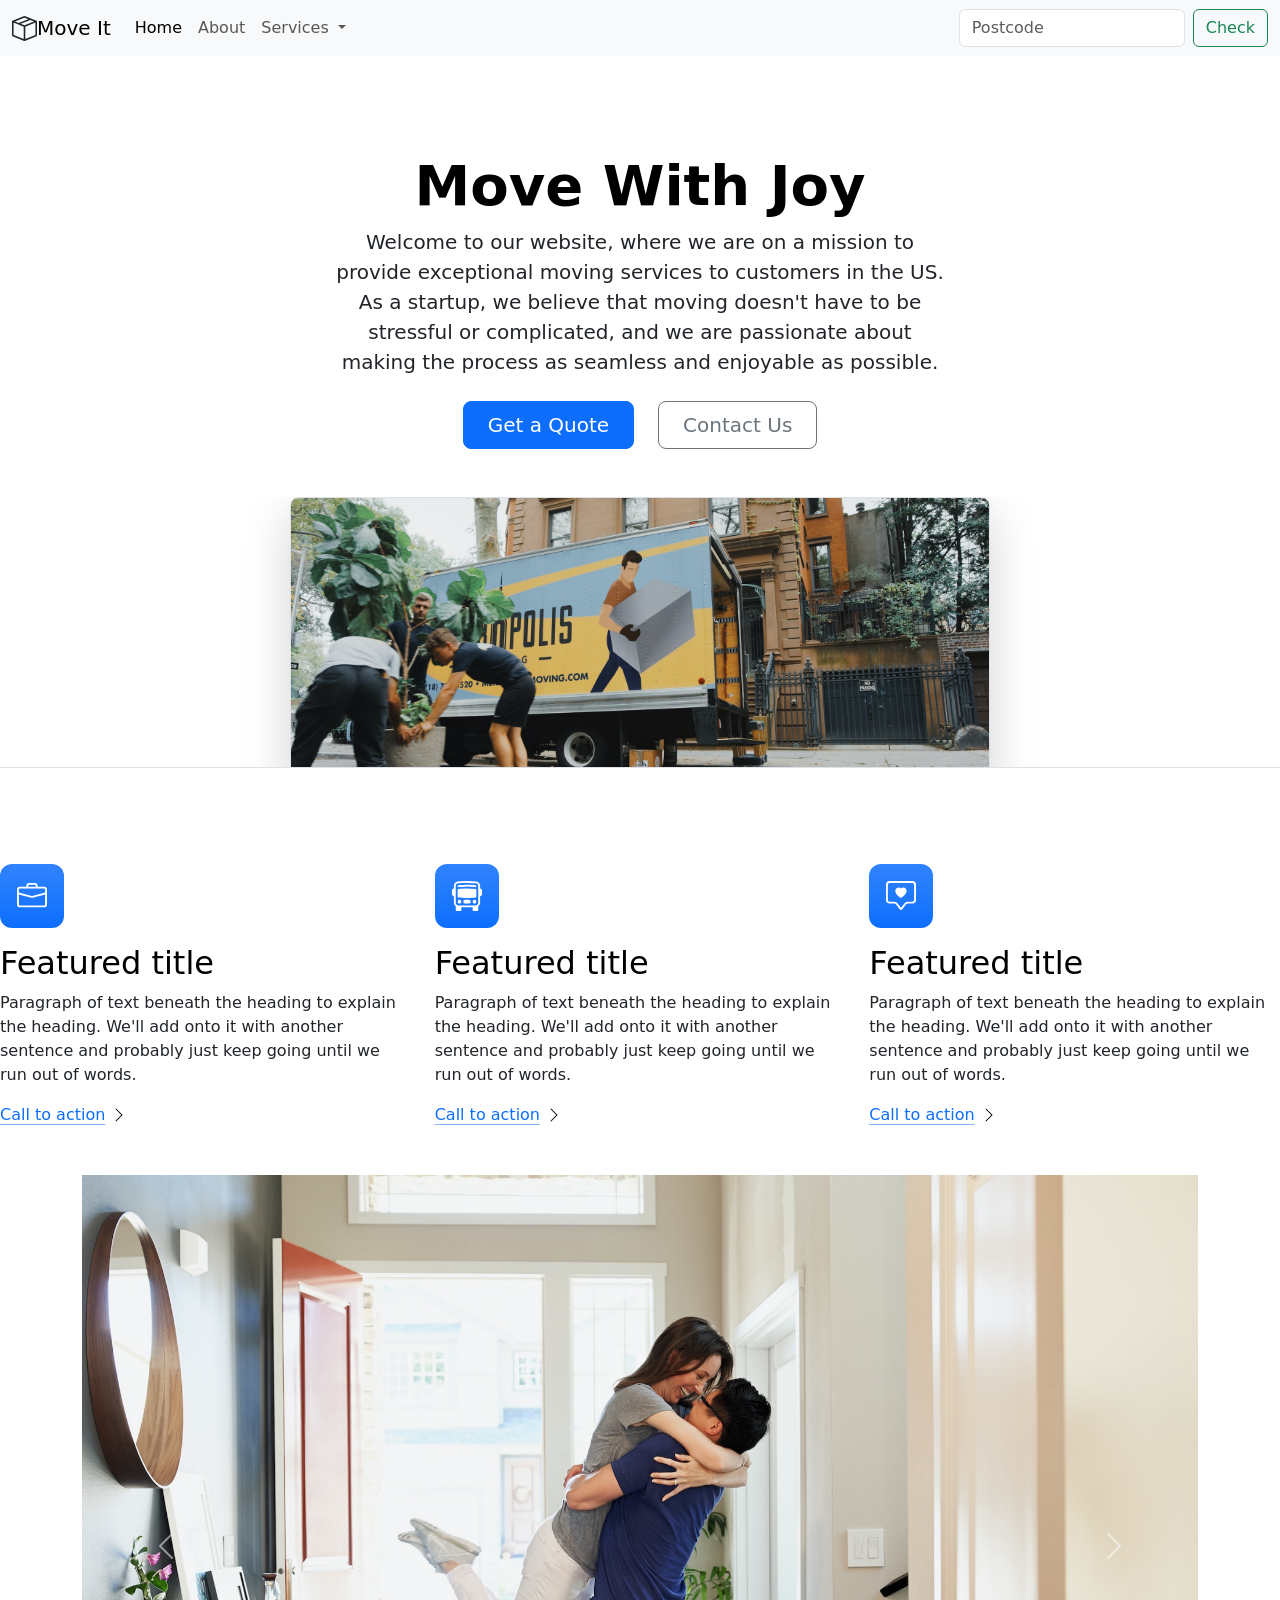
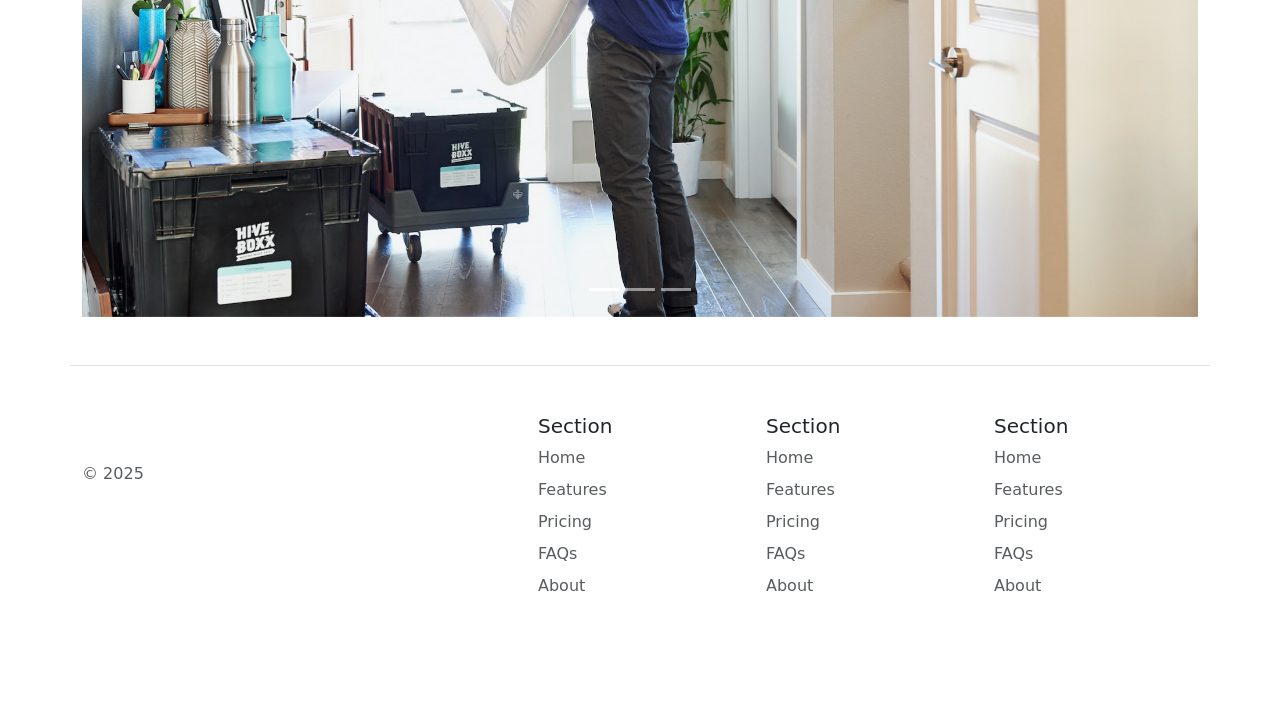
<file: Bootstrap-Components/index.html>
<!DOCTYPE html>
<html lang="en">

<head>
  <meta charset="UTF-8">
  <meta name="viewport" content="width=device-width, initial-scale=1.0">
  <title>Bootstrap Components</title>
  <link href="https://cdn.jsdelivr.net/npm/bootstrap@5.3.0-alpha2/dist/css/bootstrap.min.css" rel="stylesheet"
    integrity="sha384-aFq/bzH65dt+w6FI2ooMVUpc+21e0SRygnTpmBvdBgSdnuTN7QbdgL+OapgHtvPp" crossorigin="anonymous">
  <style>

  </style>
</head>

<body>
<!DOCTYPE html>
<html lang="en">

<head>
  <meta charset="UTF-8">
  <meta name="viewport" content="width=device-width, initial-scale=1.0">
  <title>Bootstrap Components</title>
  <link href="https://cdn.jsdelivr.net/npm/bootstrap@5.3.0-alpha2/dist/css/bootstrap.min.css" rel="stylesheet"
    integrity="sha384-aFq/bzH65dt+w6FI2ooMVUpc+21e0SRygnTpmBvdBgSdnuTN7QbdgL+OapgHtvPp" crossorigin="anonymous">
  <link rel="stylesheet" href="style.css">
  <style>

  </style>
</head>

<body>

  <!-- component, navbar -->
  <nav class="navbar navbar-expand-lg bg-body-tertiary">
    <div class="container-fluid">
      <svg xmlns="http://www.w3.org/2000/svg" height="25" fill="currentColor" class="bi bi-box-seam-medium"
        viewBox="0 0 16 16">
        <path
          d="M8.186 1.113a.5.5 0 0 0-.372 0L1.846 3.5l2.404.961L10.404 2zm3.564 1.426L5.596 5 8 5.961 14.154 3.5zm3.25 1.7-6.5 2.6v7.922l6.5-2.6V4.24zM7.5 14.762V6.838L1 4.239v7.923zM7.443.184a1.5 1.5 0 0 1 1.114 0l7.129 2.852A.5.5 0 0 1 16 3.5v8.662a1 1 0 0 1-.629.928l-7.185 2.874a.5.5 0 0 1-.372 0L.63 13.09a1 1 0 0 1-.63-.928V3.5a.5.5 0 0 1 .314-.464z" />
      </svg>
      <a class="navbar-brand" href="#">Move It</a>
      <button class="navbar-toggler" type="button" data-bs-toggle="collapse" data-bs-target="#navbarSupportedContent"
        aria-controls="navbarSupportedContent" aria-expanded="false" aria-label="Toggle navigation">
        <span class="navbar-toggler-icon"></span>
      </button>
      <div class="collapse navbar-collapse" id="navbarSupportedContent">
        <ul class="navbar-nav me-auto mb-2 mb-lg-0">
          <li class="nav-item">
            <a class="nav-link active" aria-current="page" href="#">Home</a>
          </li>
          <li class="nav-item">
            <a class="nav-link" href="#">About</a>
          </li>
          <li class="nav-item dropdown">
            <a class="nav-link dropdown-toggle" href="#" role="button" data-bs-toggle="dropdown" aria-expanded="false">
              Services
            </a>
            <ul class="dropdown-menu">
              <li><a class="dropdown-item" href="#">Action</a></li>
              <li><a class="dropdown-item" href="#">Another action</a></li>
              <li>
                <hr class="dropdown-divider">
              </li>
              <li><a class="dropdown-item" href="#">Something else here</a></li>
            </ul>
          </li>
        </ul>
        <form class="d-flex" role="search">
          <input class="form-control me-2" type="search" placeholder="Postcode" aria-label="Search" />
          <button class="btn btn-outline-success" type="submit">Check</button>
        </form>
      </div>
    </div>
  </nav>

  <!-- Example, heroes -->
  <div class="px-4 pt-5 my-5 text-center border-bottom">
    <h1 class="display-4 fw-bold text-body-emphasis">Move With Joy</h1>
    <div class="col-lg-6 mx-auto">
      <p class="lead mb-4">Welcome to our website, where we are on a mission to provide exceptional moving services to
        customers in the US. As a startup, we believe that moving doesn't have to be stressful or complicated, and we
        are
        passionate about making the process as seamless and enjoyable as possible.</p>
      <div class="d-grid gap-2 d-sm-flex justify-content-sm-center mb-5"> <button type="button"
          class="btn btn-primary btn-lg px-4 me-sm-3">Get a Quote</button> <button type="button"
          class="btn btn-outline-secondary btn-lg px-4">Contact Us</button> </div>
    </div>
    <div class="overflow-hidden" style="max-height: 30vh;">
      <div class="container px-5"> <img src="./moving-van.jpg" class="img-fluid border rounded-3 shadow-lg mb-4"
          alt="Example image" width="700" height="500" loading="lazy"> </div>
    </div>
  </div>

  <!-- Exapmles,features -->
  <div class="row g-4 py-5 row-cols-1 row-cols-lg-3">
    <div class="feature col">
      <div
        class="feature-icon d-inline-flex align-items-center justify-content-center text-bg-primary bg-gradient fs-2 mb-3">
        <img src="./briefcase.svg" height="30">
      </div>
      <h3 class="fs-2 text-body-emphasis">Featured title</h3>
      <p>Paragraph of text beneath the heading to explain the heading. We'll add onto it with another sentence and
        probably just keep going until we run out of words.</p> <a href="#" class="icon-link">
        Call to action
        <img src="./chevron-right.svg " alt="chevron-right" <use xlink:href="#chevron-right"></use></a>
    </div>
    <div class="feature col">
      <div
        class="feature-icon d-inline-flex align-items-center justify-content-center text-bg-primary bg-gradient fs-2 mb-3">
        <img src="./bus-front.svg" height="30px">
      </div>
      <h3 class="fs-2 text-body-emphasis">Featured title</h3>
      <p>Paragraph of text beneath the heading to explain the heading. We'll add onto it with another sentence and
        probably just keep going until we run out of words.</p> <a href="#" class="icon-link">
        Call to action
        <img src="./chevron-right.svg" alt="chevron-right">
        <use xlink:href="#chevron-right"></use>
      </a>
    </div>
    <div class="feature col">
      <div
        class="feature-icon d-inline-flex align-items-center justify-content-center text-bg-primary bg-gradient fs-2 mb-3">
        <img src="./chat-square-heart.svg" height="30">
      </div>
      <h3 class="fs-2 text-body-emphasis">Featured title</h3>
      <p>Paragraph of text beneath the heading to explain the heading. We'll add onto it with another sentence and
        probably just keep going until we run out of words.</p> <a href="#" class="icon-link">
        Call to action
        <img src="./chevron-right.svg" alt="chevron-right">
        <use xlink:href="#chevron-right"></use>
        </svg>
      </a>
    </div>
  </div>

  <!-- Components,carousel -->

  <div class="container">
    <div id="carouselExampleIndicators" class="carousel slide">
      <div class="carousel-indicators">
        <button type="button" data-bs-target="#carouselExampleIndicators" data-bs-slide-to="0" class="active"
          aria-current="true" aria-label="Slide 1"></button>
        <button type="button" data-bs-target="#carouselExampleIndicators" data-bs-slide-to="1"
          aria-label="Slide 2"></button>
        <button type="button" data-bs-target="#carouselExampleIndicators" data-bs-slide-to="2"
          aria-label="Slide 3"></button>
      </div>
      <div class="carousel-inner">
        <div class="carousel-item active">
          <img src="./couple.jpg" class="d-block w-100" alt="Couples" />
        </div>
        <div class="carousel-item">
          <img src="./dog.jpg" class="d-block w-100" alt="Dog" />
        </div>
        <div class="carousel-item">
          <img src="./family.jpg" class="d-block w-100" alt="family" />
        </div>
      </div>
      <button class="carousel-control-prev" type="button" data-bs-target="#carouselExampleIndicators"
        data-bs-slide="prev">
        <span class="carousel-control-prev-icon" aria-hidden="true"></span>
        <span class="visually-hidden">Previous</span>
      </button>
      <button class="carousel-control-next" type="button" data-bs-target="#carouselExampleIndicators"
        data-bs-slide="next">
        <span class="carousel-control-next-icon" aria-hidden="true"></span>
        <span class="visually-hidden">Next</span>
      </button>
    </div>
  </div>

  <!-- footer -->
  <div class="container">
    <footer class="row row-cols-1 row-cols-sm-2 row-cols-md-5 py-5 my-5 border-top">
      <div class="col mb-3"> <a href="/" class="d-flex align-items-center mb-3 link-body-emphasis text-decoration-none"
          aria-label="Bootstrap"> <svg class="bi me-2" width="40" height="32" aria-hidden="true">
            <use xlink:href="#bootstrap"></use>
          </svg> </a>
        <p class="text-body-secondary">© 2025</p>
      </div>
      <div class="col mb-3"></div>
      <div class="col mb-3">
        <h5>Section</h5>
        <ul class="nav flex-column">
          <li class="nav-item mb-2"><a href="#" class="nav-link p-0 text-body-secondary">Home</a></li>
          <li class="nav-item mb-2"><a href="#" class="nav-link p-0 text-body-secondary">Features</a></li>
          <li class="nav-item mb-2"><a href="#" class="nav-link p-0 text-body-secondary">Pricing</a></li>
          <li class="nav-item mb-2"><a href="#" class="nav-link p-0 text-body-secondary">FAQs</a></li>
          <li class="nav-item mb-2"><a href="#" class="nav-link p-0 text-body-secondary">About</a></li>
        </ul>
      </div>
      <div class="col mb-3">
        <h5>Section</h5>
        <ul class="nav flex-column">
          <li class="nav-item mb-2"><a href="#" class="nav-link p-0 text-body-secondary">Home</a></li>
          <li class="nav-item mb-2"><a href="#" class="nav-link p-0 text-body-secondary">Features</a></li>
          <li class="nav-item mb-2"><a href="#" class="nav-link p-0 text-body-secondary">Pricing</a></li>
          <li class="nav-item mb-2"><a href="#" class="nav-link p-0 text-body-secondary">FAQs</a></li>
          <li class="nav-item mb-2"><a href="#" class="nav-link p-0 text-body-secondary">About</a></li>
        </ul>
      </div>
      <div class="col mb-3">
        <h5>Section</h5>
        <ul class="nav flex-column">
          <li class="nav-item mb-2"><a href="#" class="nav-link p-0 text-body-secondary">Home</a></li>
          <li class="nav-item mb-2"><a href="#" class="nav-link p-0 text-body-secondary">Features</a></li>
          <li class="nav-item mb-2"><a href="#" class="nav-link p-0 text-body-secondary">Pricing</a></li>
          <li class="nav-item mb-2"><a href="#" class="nav-link p-0 text-body-secondary">FAQs</a></li>
          <li class="nav-item mb-2"><a href="#" class="nav-link p-0 text-body-secondary">About</a></li>
        </ul>
      </div>
    </footer>
  </div>

  <script src="https://cdn.jsdelivr.net/npm/bootstrap@5.3.0-alpha2/dist/js/bootstrap.bundle.min.js"
    integrity="sha384-qKXV1j0HvMUeCBQ+QVp7JcfGl760yU08IQ+GpUo5hlbpg51QRiuqHAJz8+BrxE/N"
    crossorigin="anonymous"></script>
</body>

</html>

</body>

</html>
</file>
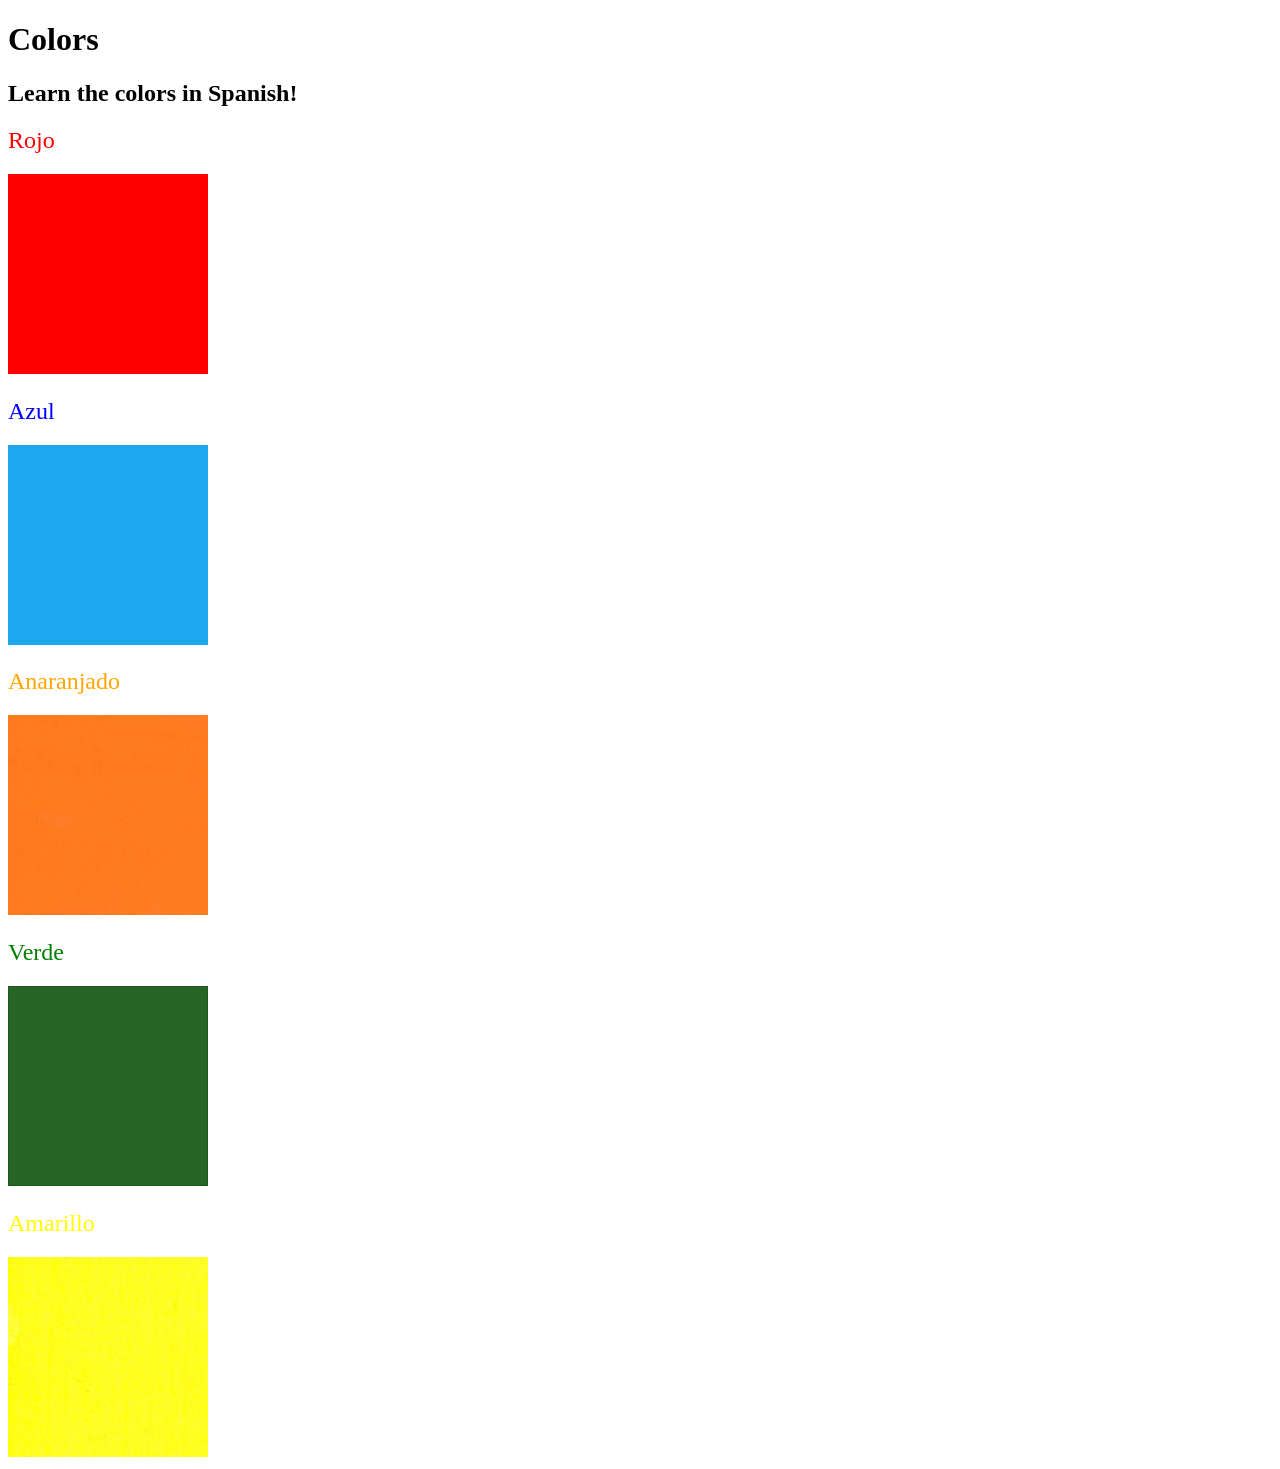
<file: color-vocab-project/index.html>
<!DOCTYPE html>
<html lang="en">
  <head>
    <meta charset="UTF-8" />
    <title>Spanish Vocabulary</title>
    <link rel="stylesheet" href="./style.css" />
  </head>

  <body>
    <h1>Colors</h1>
    <h2>Learn the colors in Spanish!</h2>
    <h2 class="color-title" id="red">Rojo</h2>
    <img src="./assets/images/red.png" alt="red" />

    <h2 class="color-title" id="blue">Azul</h2>
    <img src="./assets/images/blue.png" alt="blue" />

    <h2 class="color-title" id="orange">Anaranjado</h2>
    <img src="./assets/images/orange.png" alt="orange" />

    <h2 class="color-title" id="green">Verde</h2>
    <img src="./assets/images/green.png" alt="green" />

    <h2 class="color-title" id="yellow">Amarillo</h2>
    <img src="./assets/images/yellow.png" alt="yellow" />
  </body>
</html>

<!-- 
TODOs
IMPORTANT: You should not need to make ANY CHANGES to index.html
All code should be written in your CSS file.

1. Create a CSS file and incorporate it as an external stylesheet.
2. Use CSS to style each of the color titles to meaning. 
Hint: Use the id to help if you don't know the words in spanish.
3. Use CSS to change all the color titles to have "font-weight: normal;"
4. Use CSS (not HTML) to make all the images 200px heigh and 200px wide. 
Hint: 
https://developer.mozilla.org/en-US/docs/Web/CSS/height
https://developer.mozilla.org/en-US/docs/Web/CSS/width
-->
</file>
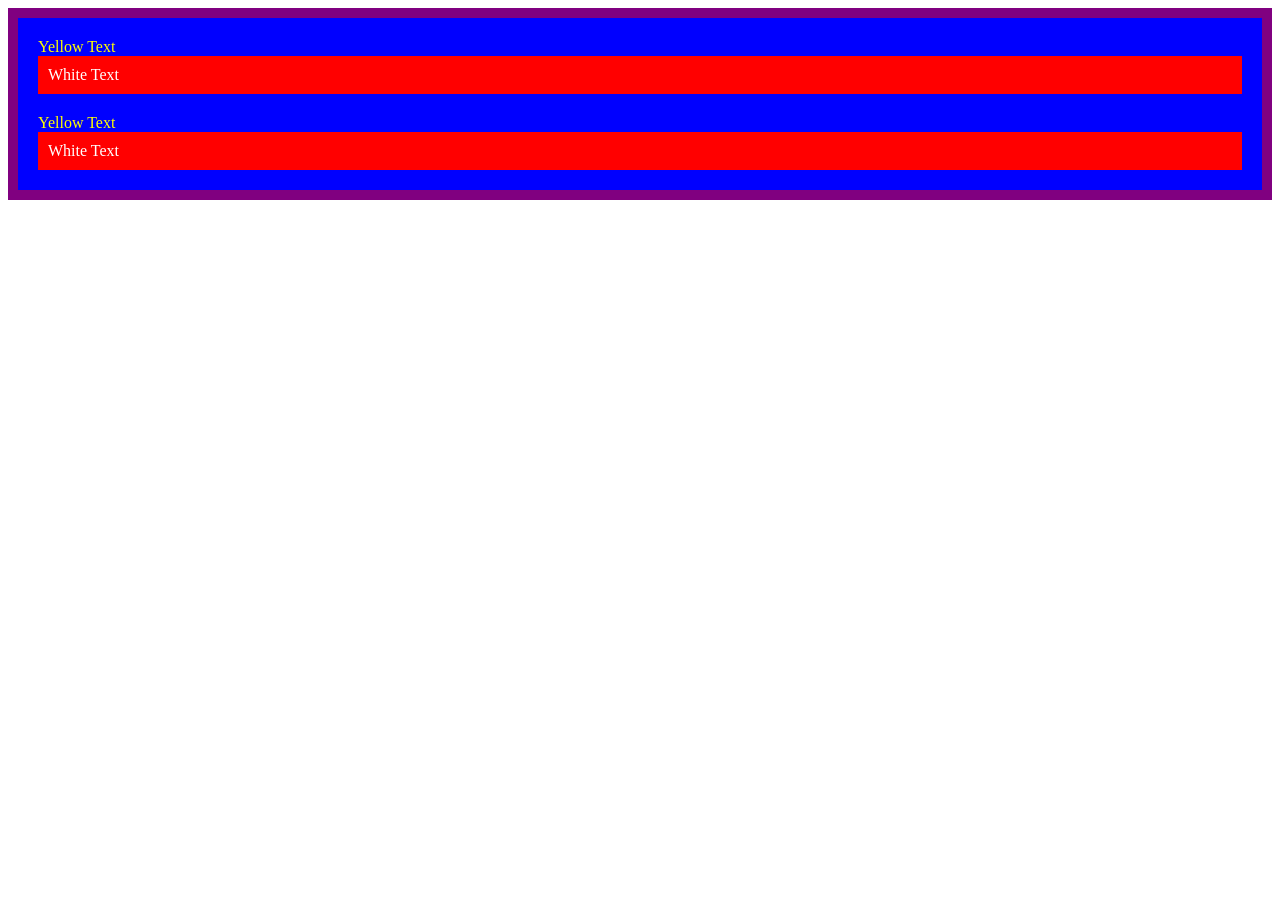
<file: CSS-cascading/index.html>
<!DOCTYPE html>
<html lang="en">

<head>
  <meta charset="UTF-8">
  <title>CSS Cascade</title>
  <link rel="stylesheet" href="./style.css">
</head>

<body>
  <div id="outer-box" class="box">
    <div class="box">
      <p>Yellow Text</p>
      <div class="box inner-box">
        <p class="white-text">White Text</p>
      </div>
    </div>
    <div class="box">
      <p>Yellow Text</p>
      <div class="box inner-box">
        <p class="white-text">White Text</p>
      </div>
    </div>
  </div>
</body>

</html>
</file>
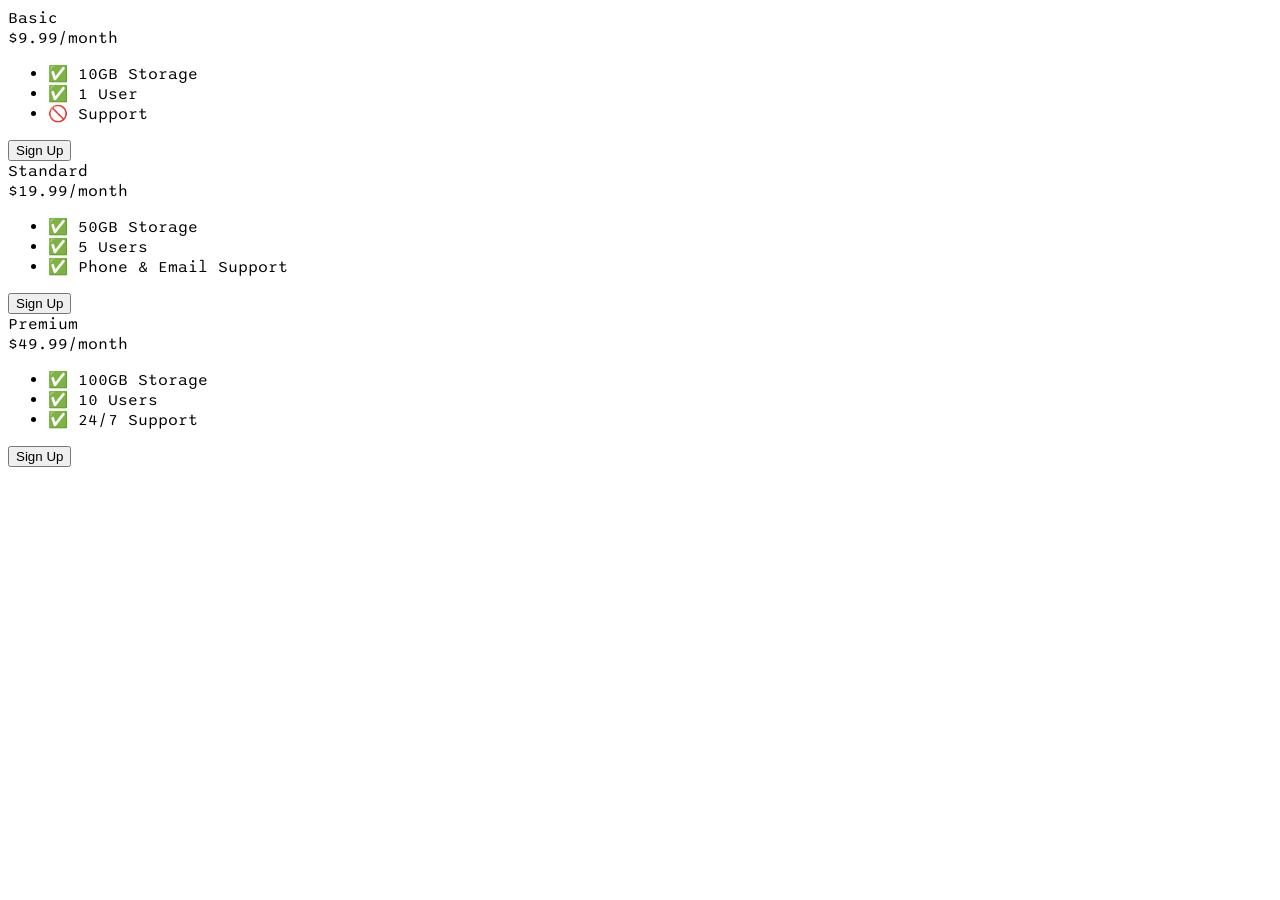
<file: Flexbox-Pricing-Table-Project/index.html>
<!DOCTYPE html>
<html>
  <head>
    <title>Flexbox Pricing Table</title>
    <link rel="preconnect" href="https://fonts.googleapis.com" />
    <link rel="preconnect" href="https://fonts.gstatic.com" crossorigin />
    <link
      href="https://fonts.googleapis.com/css2?family=Sono:wght@400;700&display=swap"
      rel="stylesheet"
    />
    <style>
      body {
        font-family: "Sono", sans-serif;
      }

      /* Hint: What can you do with a media query and flexbox? */
      @media (max-width: 1250px) {
      }
    </style>
  </head>

  <body>
    <div class="pricing-container">
      <div class="pricing-plan">
        <div class="plan-title">Basic</div>
        <div class="plan-price">$9.99/month</div>
        <ul class="plan-features">
          <li>✅ 10GB Storage</li>
          <li>✅ 1 User</li>
          <li>🚫 Support</li>
        </ul>
        <button class="plan-button">Sign Up</button>
      </div>
      <div class="pricing-plan">
        <div class="plan-title">Standard</div>
        <div class="plan-price">$19.99/month</div>
        <ul class="plan-features">
          <li>✅ 50GB Storage</li>
          <li>✅ 5 Users</li>
          <li>✅ Phone &amp; Email Support</li>
        </ul>
        <button class="plan-button">Sign Up</button>
      </div>
      <div class="pricing-plan">
        <div class="plan-title">Premium</div>
        <div class="plan-price">$49.99/month</div>
        <ul class="plan-features">
          <li>✅ 100GB Storage</li>
          <li>✅ 10 Users</li>
          <li>✅ 24/7 Support</li>
        </ul>
        <button class="plan-button">Sign Up</button>
      </div>
    </div>
  </body>
</html>
</file>
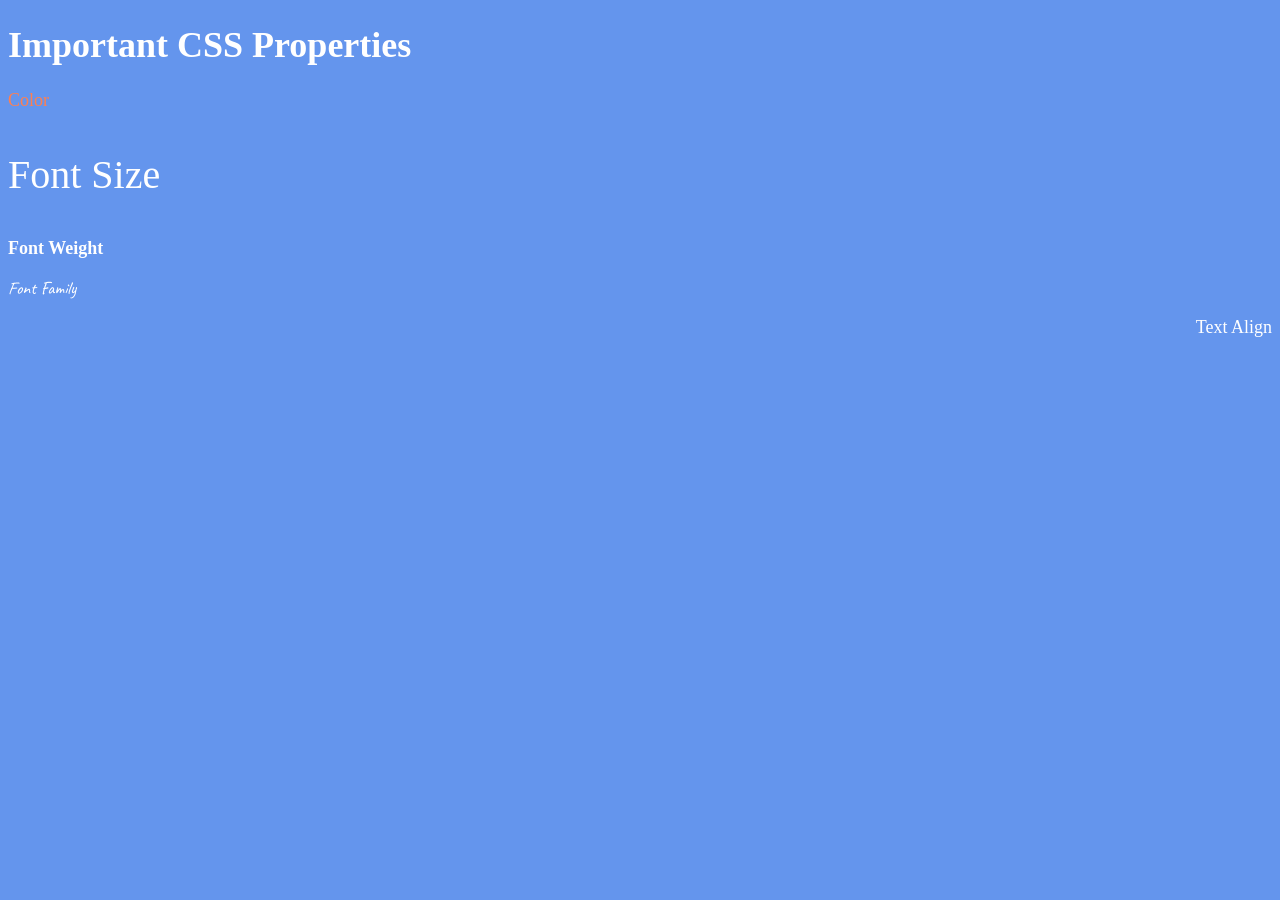
<file: Font-properties/index.html>
<!DOCTYPE html>
<html lang="en">

<head>
 <meta charset="UTF-8">
  <title>CSS Properties</title>
  <link rel="preconnect" href="https://fonts.googleapis.com">
<link rel="preconnect" href="https://fonts.gstatic.com" crossorigin>
<link href="https://fonts.googleapis.com/css2?family=Caveat:wght@400..700&display=swap" rel="stylesheet">
 
  <style>
    body {
      background-color: cornflowerblue;
      color: white;
      font-size: 18px;
    }

    /* Don't change the CSS above, add Your CSS below */
    #color{
      color: coral;
    }
    #font-size{
      font-size: 40px;
    }
    #font-weight{
      font-weight: 900;
    }
    #font-family{
      font-family: "Caveat", cursive;;
    }
    #text-align{
      text-align: right;
    }
    html{
      font-size: 30px;
    }
    
  </style>
</head>

<body>
  <h1>Important CSS Properties</h1>
  <p id="color">Color</p>
  <p id="font-size">Font Size</p>
  <p id="font-weight">Font Weight</p>
  <p id="font-family">Font Family</p>
  <p id="text-align">Text Align</p>

  <!-- TODOs
  1. Change the color of <p>Color</p> to "coral" color.
  2. Change the font size of <p>Font Size</p> to 2X the size of the root font size.
  3. Change the font weight of <p>Font Weight</p> to 900.
  4. Change the font family of <p>Font Family</p> to the Google font Caveat with regular (400) font weight.
  Link: https://fonts.google.com/specimen/Caveat
  5. Change the <p>Text Align</p> to right align.
  6. Change the the root (html element) font size to 30px -->
</body>

</html>
</file>
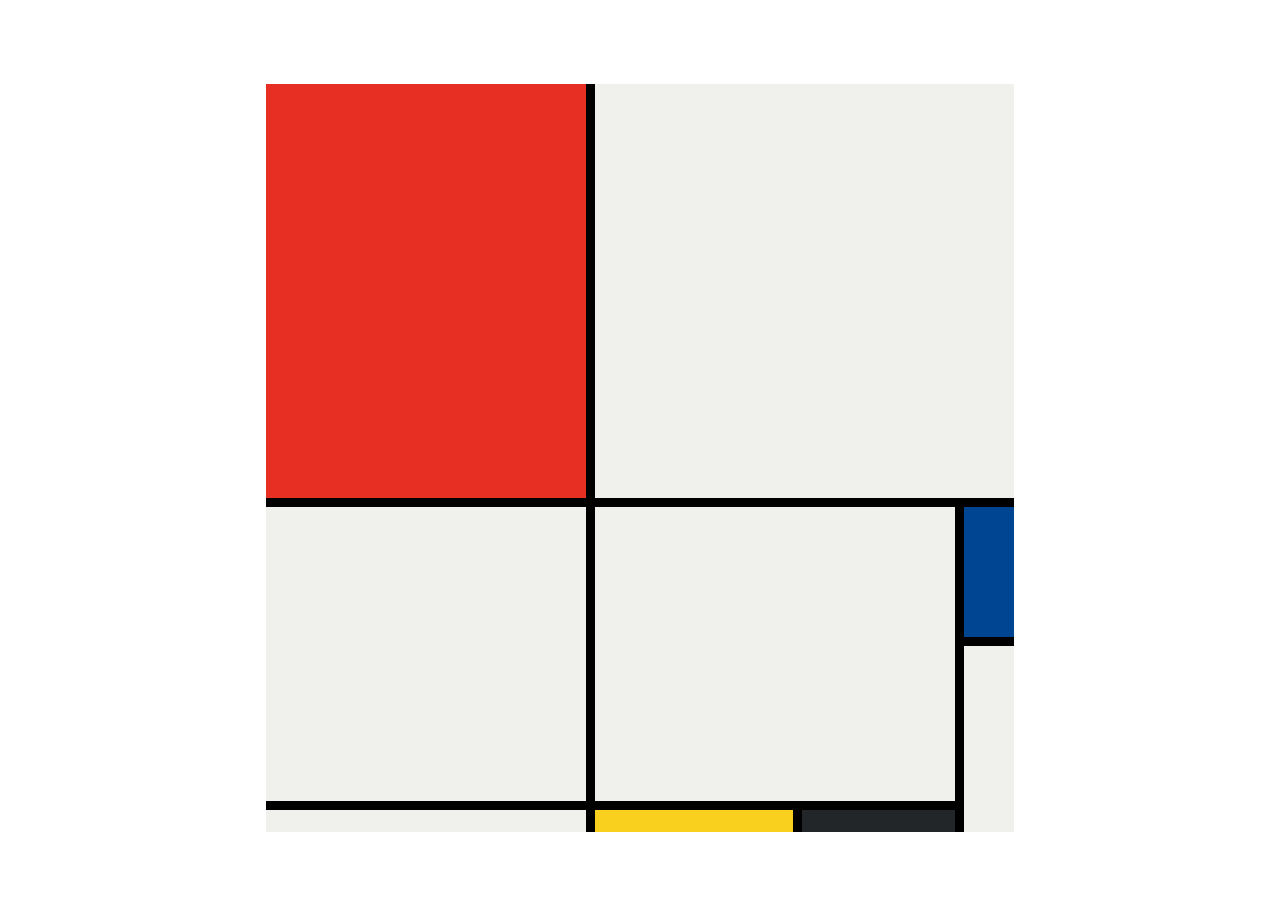
<file: Mondrian-Project/index.html>
<!DOCTYPE html>
<html lang="en">

<head>
  <meta charset="UTF-8">
  <meta name="viewport" content="width=device-width, initial-scale=1.0">
  <title>Mondrian Project</title>
  <style>
    /* 
    Write your CSS here 
    Gap Colour: #000
    White: #F0F1EC
    Red: #E72F24
    Black: #232629
    Blue: #004592
    Yellow: #F9D01E

    For dimensions, see dimensions.png image.
    HINT: Remember you can't change the properties of grid lines.
    But grid lines are transparent!
    */
    body{
      display: flex;
      justify-content: center;
      align-items: center;
      height: 100vh;   
      /* This is to achive the diagram in center of the webpage. */
    }
    
    .container {
       display: grid;
       /* first height and weight */
       height: 748px;
       width: 748px;
       /* giving bg color black to see the gaps */ 
       background-color: #000;
        /* defining the grid */
        grid-template-columns: 320px 198px 153px 50px;
        grid-template-rows: 414px 130px 155px 22px;
        gap: 9px;
      }

    .box{
      background-color: #F0F1EC;
    }

    .red{
      background-color: #E72F24;
    }

    .white1{
      grid-column: span 3;
    }

    .white2{
      grid-row: span 2;
    }


    .white3{
      grid-column: span 2;
      grid-row: span 2;
    }

    .white4{
      grid-row: span 2;
    }

    .blue{
      background-color: #004592;
    }

    .yellow{
      background-color: #F9D01E;
    }

    .black{
      background-color: #232629;
    }

  </style>
</head>

<body>
  <!-- Write your HTML here -->
   <div class="container">
    <div class="box red"></div>
    <div class="box white1"></div>
    <div class="box white2"></div>
    <div class="box white3"></div>
    <div class="box blue"></div>       
    <div class="box white4"></div>
    <div class="box white5"></div> 
    <div class="box yellow"></div>
    <div class="box black"></div>
   
    
   </div>
</body>

</html>
</file>
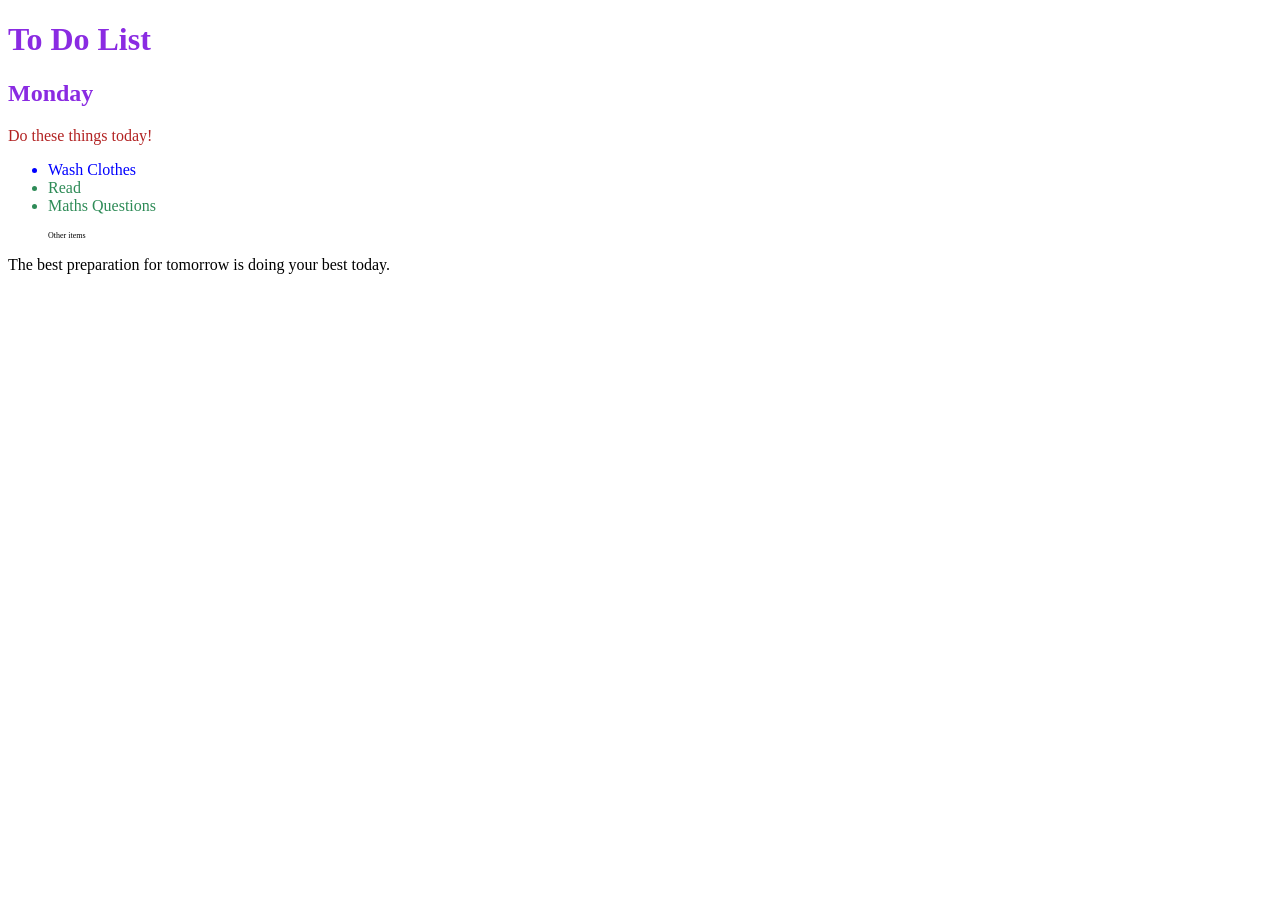
<file: Combining-Selectors/Combining-Selectors/index.html>
<!DOCTYPE html>
<html lang="en">

<head>
  <meta charset="UTF-8">
  <title>Combining CSS Selectors</title>
  <link rel="stylesheet" href="./style.css">
</head>

<!-- Don't change any of the HTML code! -->

<body>
  <h1>To Do List</h1>
  <h2>Monday</h2>
  <div class="box">
    <p class="done">Do these things today!</p>
    <ul class="list">
      <li>Wash Clothes</li>
      <li class="done">Read</li>
      <li class="done">Maths Questions</li>
    </ul>
  </div>

  <ul>
    <p class="done">Other items</p>
  </ul>
  <p>The best preparation for tomorrow is doing your best today.</p>

</body>

</html>
</file>
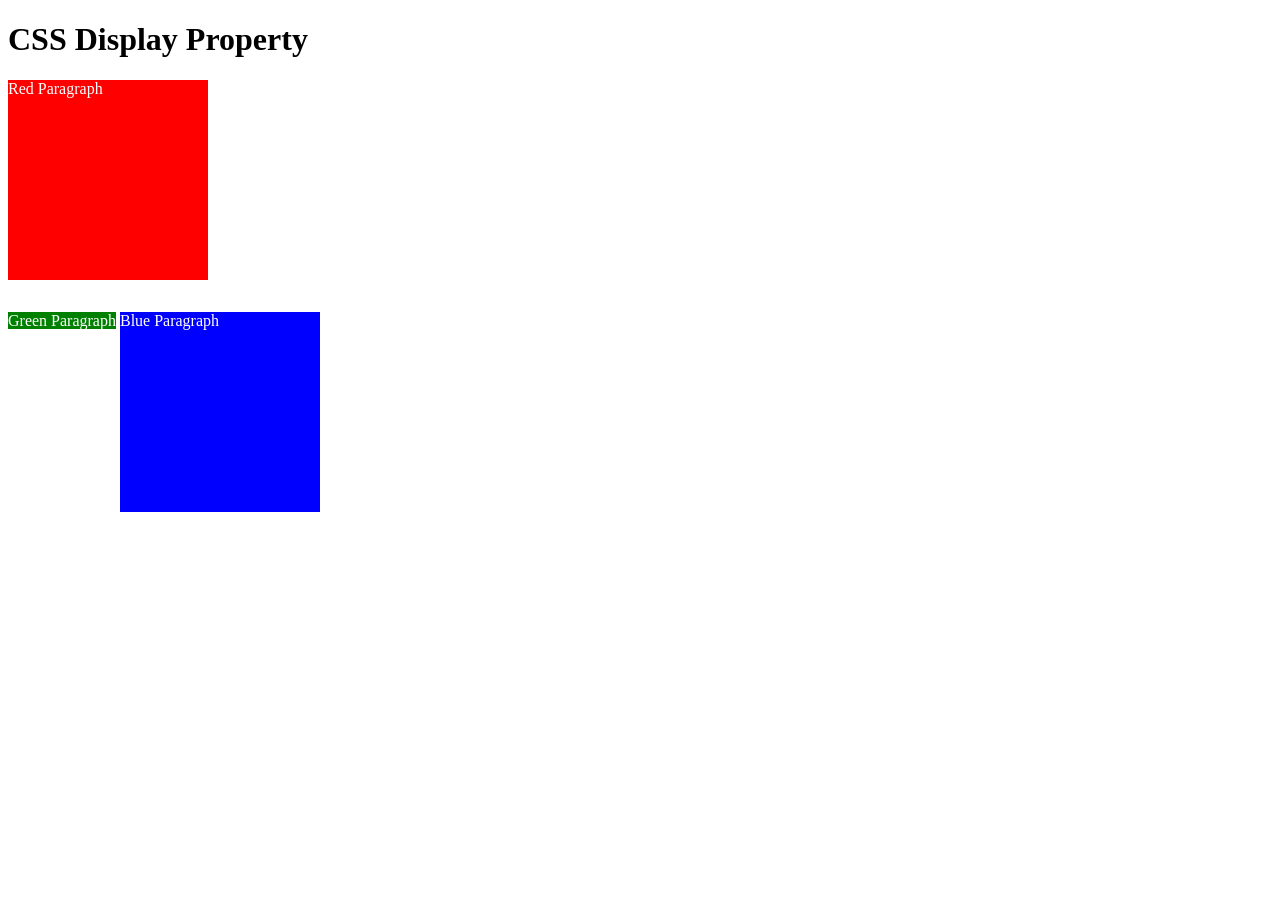
<file: CSS-Display/CSS-Display/index.html>
<!DOCTYPE html>
<html>

<!-- 
  TODO
1. By changing only the display property of the CSS make all 3 squares line up horizontally like in goal1 image.
2. Change only the display property to make all 3 squares line up vertically like in goal2 image. 
-->

<head>
  <title>CSS Display Property Example</title>
  <style>
    p {
      color: white;
    }

    .red {
      display: block;
      width: 200px;
      height: 200px;
      background-color: red;
    }

    .green {
      display: inline;
      width: 200px;
      height: 200px;
      background-color: green;
    }

    .blue {
      display: inline-block;
      width: 200px;
      height: 200px;
      background-color: blue;
    }
  </style>
</head>


<body>
  <h1>CSS Display Property</h1>
  <p class="red">Red Paragraph </p>
  <p class="green">Green Paragraph</p>
  <p class="blue">Blue Paragraph</p>
</body>

</html>
</file>
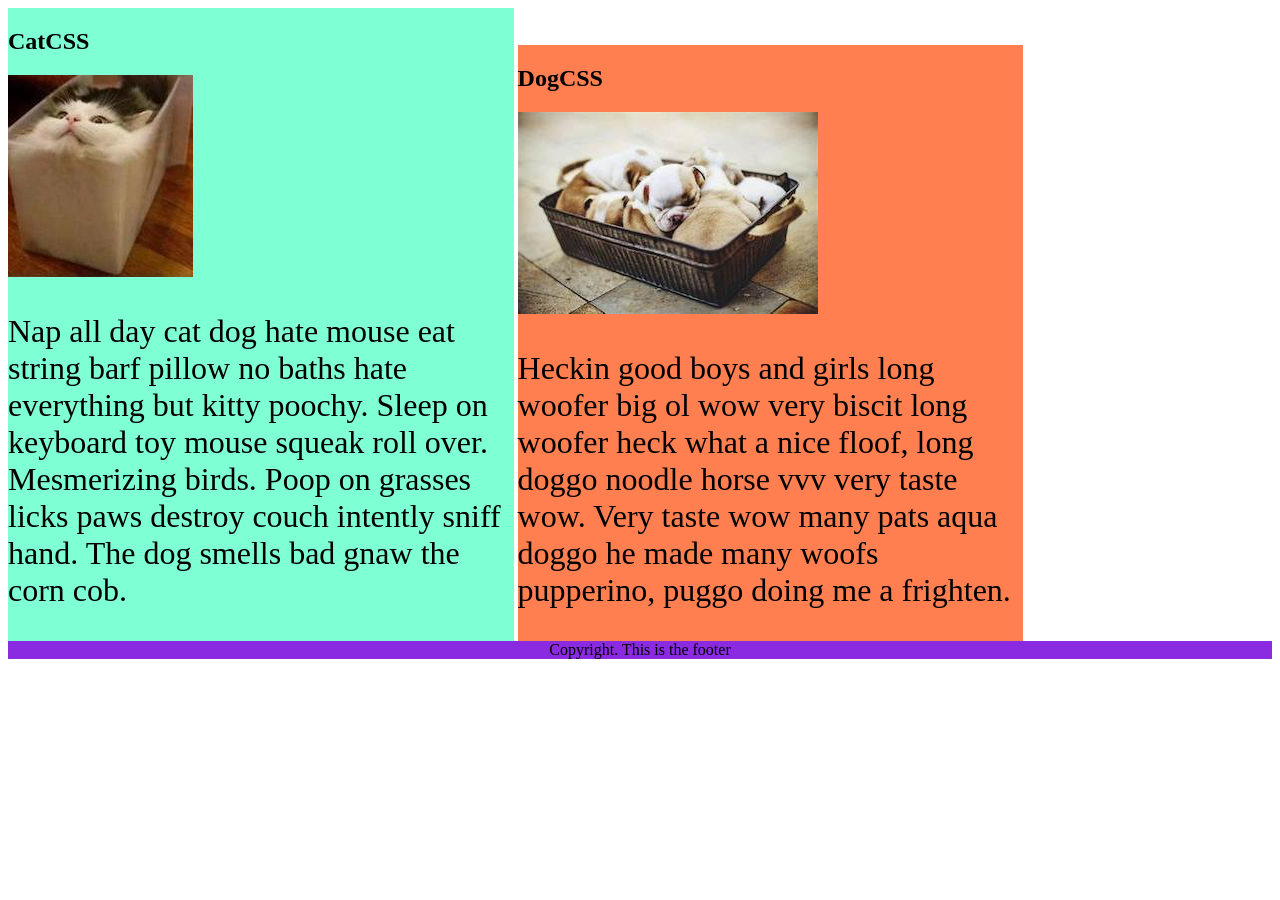
<file: CSS-Float/CSS-Float/index.html>
<!DOCTYPE html>
<html lang="en">

<!-- TODO
1. Make both paragraph elements wrap around the image.
2. Use Float to move the cat div to the left and the dog div to the right.
3. Use clear to make the footer go below both the cat and dog div. -->

<head>
  <meta charset="UTF-8">
  <title>CSS Float</title>
  <style>
    div {
      display: inline-block;
      width: 40%;
    }

    p {
      font-size: 2em;
    }

    .cat {
      background-color: aquamarine;
    }

    .dog {
      background-color: coral;
    }

    footer {
      text-align: center;
      background-color: blueviolet;
    }
  </style>
</head>

<body>
  <div class="cat">
    <h2>CatCSS</h2>

    <img src="cat.jpeg" alt="cat in a box" />
    <p class="first-paragraph">Nap all day cat dog hate mouse eat string barf pillow no baths hate everything but kitty
      poochy. Sleep on keyboard
      toy
      mouse squeak roll over. Mesmerizing birds. Poop on grasses licks paws destroy couch intently sniff hand. The dog
      smells
      bad gnaw the corn cob.</p>
  </div>
  <div class="dog">
    <h2>DogCSS</h2>
    <img src="dog.jpeg" alt="dogs in a box" />
    <p class="second-paragraph">Heckin good boys and girls long woofer big ol wow very biscit long woofer heck what a
      nice
      floof, long doggo noodle
      horse vvv very taste wow. Very taste wow many pats aqua doggo he made many woofs pupperino, puggo doing me a
      frighten.</p>
  </div>

  <footer>Copyright. This is the footer</footer>
</body>

</html>
</file>
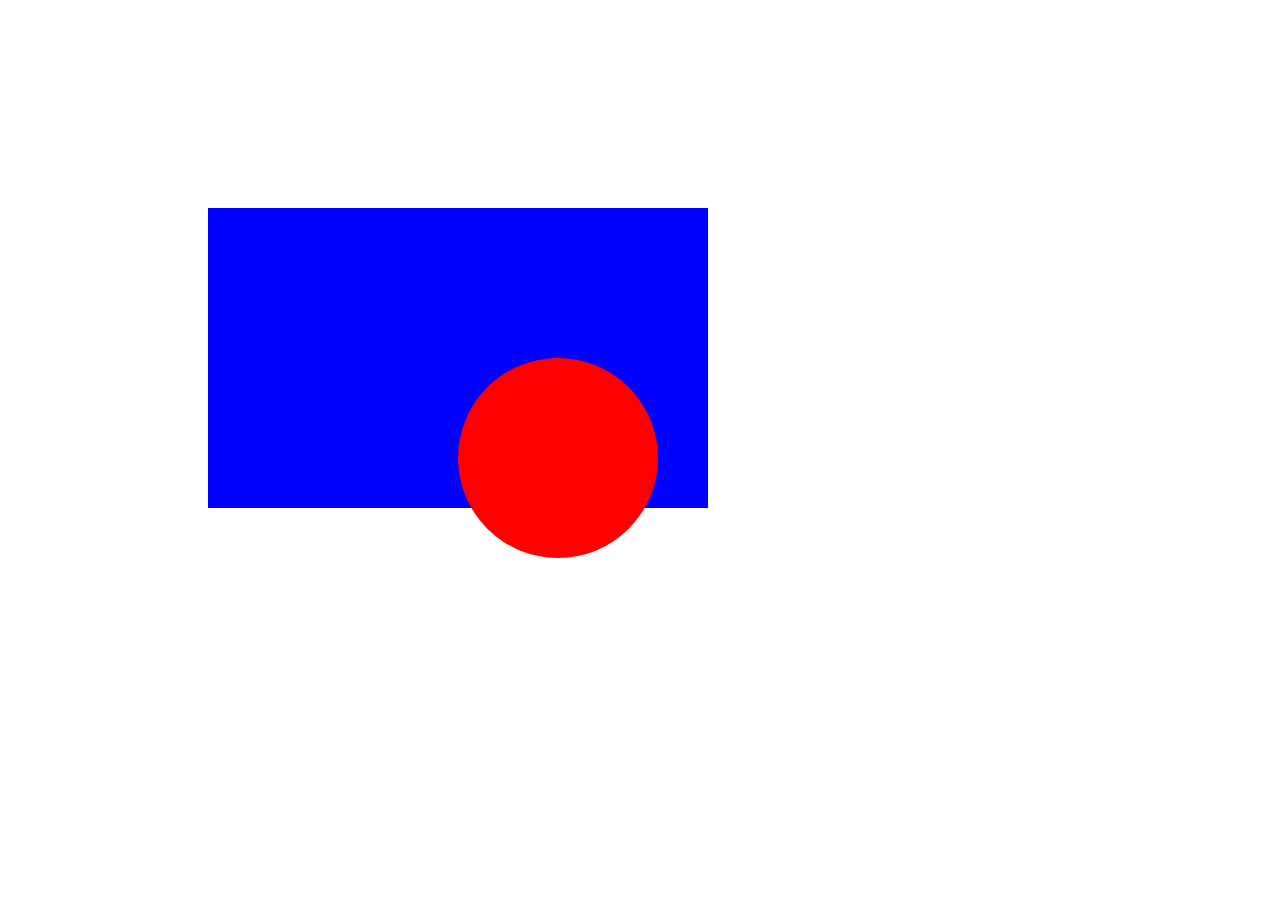
<file: CSS-Positioning/7.2 CSS Positioning/index.html>
<!DOCTYPE html>
<html>

<head>
  <title>CSS Positioning Exercise</title>
  <style>
    /* Write your code here */
.blue-box{
      width: 500px;
      height: 300px;
      background-color: blue;
      position: relative;
      top: 200px;
      left: 200px;
}
.red-circle{
      width: 200px;
      height: 200px;
      background-color: red;
      border-radius: 50%;
      position: absolute;
      top: 150px;
      left: 250px;
}
  </style>
</head>

<body>
  <div class="blue-box">
    <div class="red-circle">
    </div>
  </div>

</body>

</html>
</file>
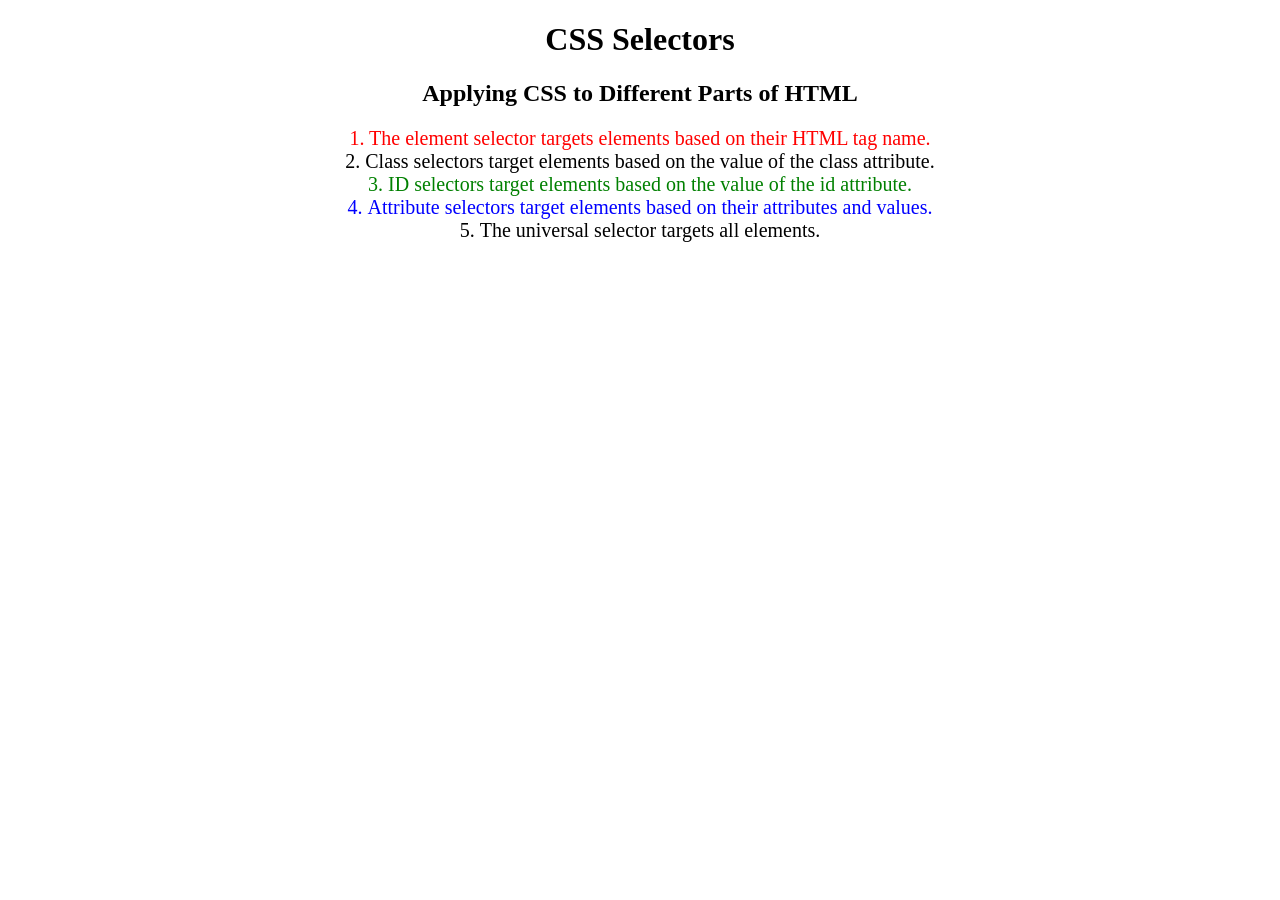
<file: CSS-Selectors/5.3 CSS Selectors/index.html>
<!DOCTYPE html>
<html lang="en">

<head>
  <meta charset="UTF-8">
  <title>CSS Selectors</title>
  <link rel="stylesheet" href="./style.css" />
</head>

<body>
  <h1>CSS Selectors</h1>
  <h2>Applying CSS to Different Parts of HTML</h2>
  <!-- TODO 1: Set the CSS for all paragraph tags to "color: red" -->
  <p class="note">1. The element selector targets elements based on their HTML tag name.</p>

  <ol>
    <!-- TODO 2: Set the CSS for all elements with a class of "note" to "font-size: 20px" -->
    <li class="note" value="2">Class selectors target elements based on the value of the class attribute.</li>

    <!-- TODO 3: Set the CSS for the element with an id of "id-selector-demo" to "color: green" -->
    <li class="note" id="id-selector-demo" value="3">ID selectors target elements based on the value of the id
      attribute.</li>

    <!-- TODO 4: Set the CSS for the li elements that have the "value" attribute set to "4" to have "color: blue" -->
    <li class="note" value="4">Attribute selectors target elements based on their attributes and values.</li>

    <!-- TODO 5: Set all elements to have "text-align: center" -->
    <li class="note" value="5">The universal selector targets all elements.</li>
  </ol>
</body>

</html>
</file>
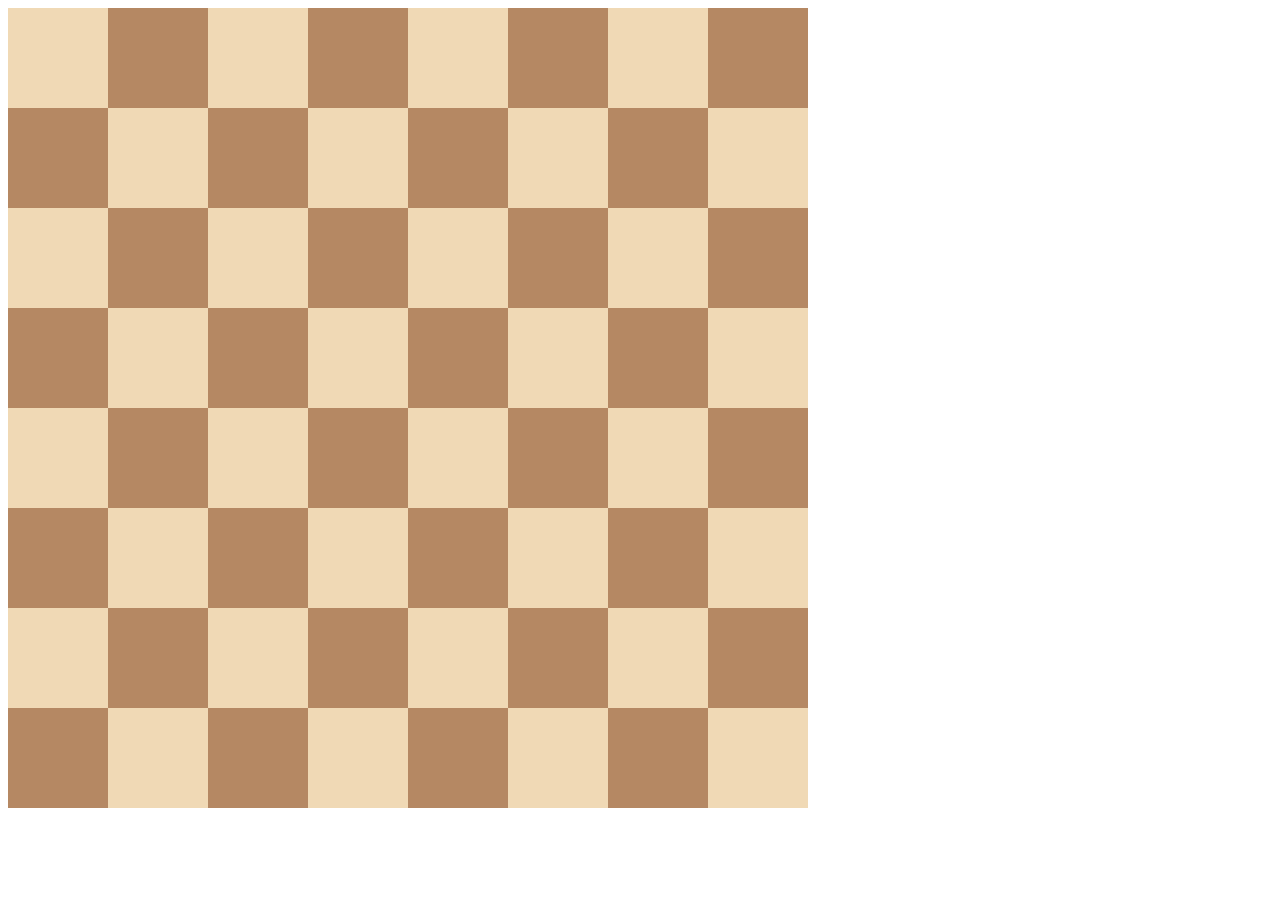
<file: Display-Grid/Display-Grid/index.html>
<!DOCTYPE html>
<html>

<head>
  <title>Chessboard</title>
  <style>
    /* Write your code here */
    /* Each square should be 100px by 100px */
    /* My colours for white: #f0d9b5, black: #b58863 */
        .container{
      display: grid;
      grid-template-columns: 1fr 1fr 1fr 1fr 1fr 1fr 1fr 1fr;
      grid-template-rows: 1fr 1fr 1fr 1fr 1fr 1fr 1fr 1fr;
      width: 800px;
      height: 800px;
    }
    .white{
      width: 100px;
      height: 100px;
      background-color: #f0d9b5;
    }
    .black{
      width: 100px;
      height: 100px;
      background-color: #b58863;
    }
  </style>
</head>

<body>
  <div class="container">
    <div class="white"></div>
    <div class="black"></div>
    <div class="white"></div>
    <div class="black"></div>
    <div class="white"></div>
    <div class="black"></div>
    <div class="white"></div>
    <div class="black"></div>
    <div class="black"></div>
    <div class="white"></div>
    <div class="black"></div>
    <div class="white"></div>
    <div class="black"></div>
    <div class="white"></div>
    <div class="black"></div>
    <div class="white"></div>
    <div class="white"></div>
    <div class="black"></div>
    <div class="white"></div>
    <div class="black"></div>
    <div class="white"></div>
    <div class="black"></div>
    <div class="white"></div>
    <div class="black"></div>
    <div class="black"></div>
    <div class="white"></div>
    <div class="black"></div>
    <div class="white"></div>
    <div class="black"></div>
    <div class="white"></div>
    <div class="black"></div>
    <div class="white"></div>
    <div class="white"></div>
    <div class="black"></div>
    <div class="white"></div>
    <div class="black"></div>
    <div class="white"></div>
    <div class="black"></div>
    <div class="white"></div>
    <div class="black"></div>
    <div class="black"></div>
    <div class="white"></div>
    <div class="black"></div>
    <div class="white"></div>
    <div class="black"></div>
    <div class="white"></div>
    <div class="black"></div>
    <div class="white"></div>
    <div class="white"></div>
    <div class="black"></div>
    <div class="white"></div>
    <div class="black"></div>
    <div class="white"></div>
    <div class="black"></div>
    <div class="white"></div>
    <div class="black"></div>
    <div class="black"></div>
    <div class="white"></div>
    <div class="black"></div>
    <div class="white"></div>
    <div class="black"></div>
    <div class="white"></div>
    <div class="black"></div>
    <div class="white"></div>
  </div>
</body>

</html>
</file>
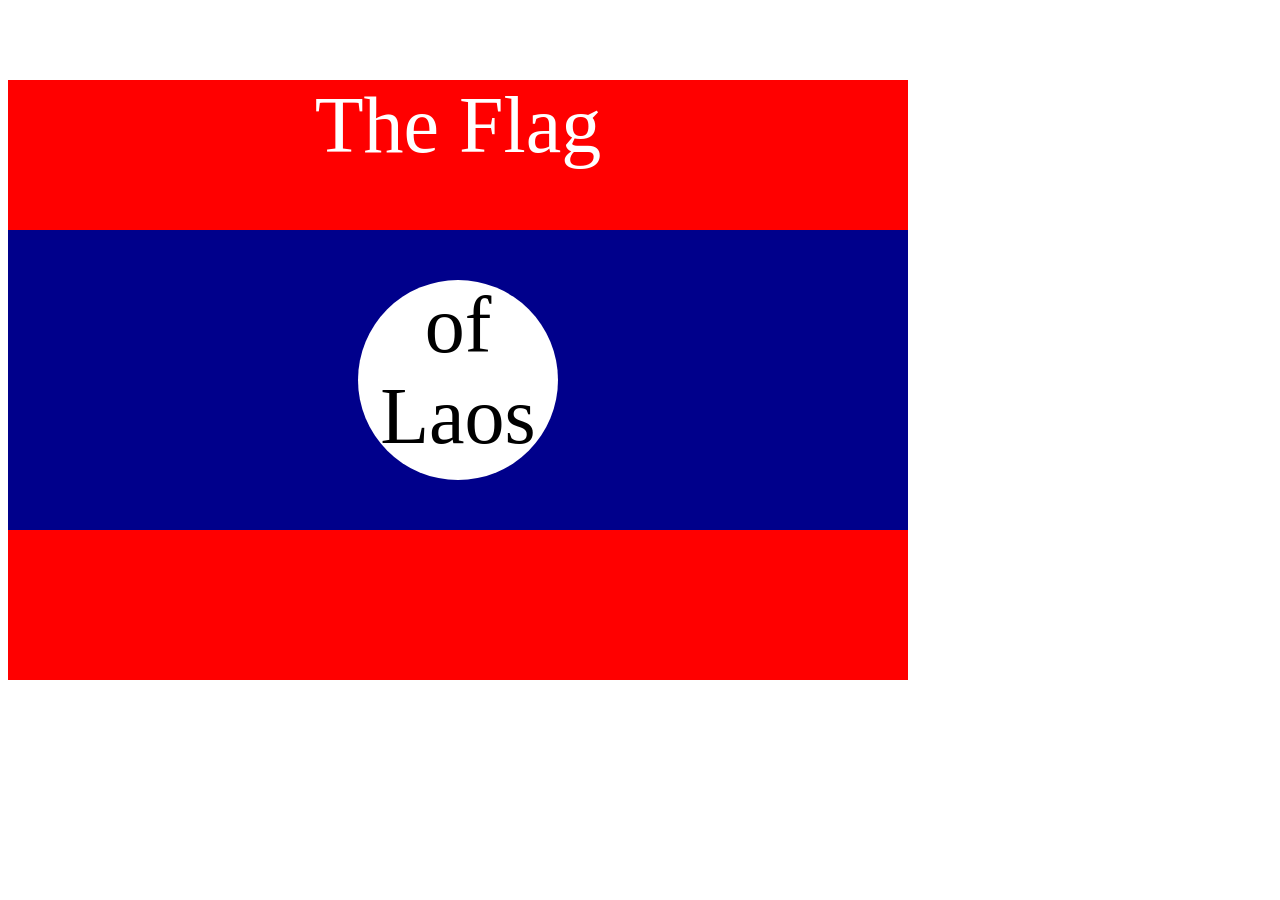
<file: Flag-Project/CSS-Flag-Project/index.html>
<!DOCTYPE html>
<html lang="en">

<head>
  <meta charset="UTF-8">
  <meta name="viewport" content="width=device-width, initial-scale=1.0">
  <title>CSS Flag Project</title>
  <style>
    /* Write your CSS Code here */
    
    .flag{
      width: 900px;
      height: 600px;
      background-color: red;
      position: relative;
      ;
    }
    .flag > div {
      background-color: darkblue;
      height: 300px;
      width: 900px;
      top: 150px;
      position: absolute;
    }
    .flag > div > div {
      height: 200px;
      width: 200px;
      border-radius: 50%; 
      background-color: white;
      top: 50px;
      bottom: 50px;
      position: absolute;
      left: 350px;
    } 
    .flag > p{
      color: white;
      text-align: center;
      font-size: 5rem;
      top: 75px;
    
    }
    .flag > div > div > p{
      text-align: center;
      font-size: 5rem;
      position: relative;
      bottom: 80px;
    }
  </style>
</head>

<!-- 
  IMPORTANT! Do not change any HTML
Don't add any classes/ids/elements 
Use what you know about combining selectors 
and CSS specificity instead.
Hint 1: The flag is 900px by 600px and the circle is 200px by 200px.
Hint 2: You can use CSS inspection to get the colors from
https://appbrewery.github.io/flag-of-laos/
-->

<body>
  <div class="flag">
    <p>The Flag</p>
    <div>
      <div>
        <p>of Laos</p>
      </div>
    </div>
  </div>
</body>

</html>
</file>
<file: Bootstrap-Components/style.css>
.feature-icon {
    width: 4rem;
    height: 4rem;
    border-radius: .75rem;
}
</file>
<file: color-vocab-project/style.css>
#red{
    color: red;
    font-weight: normal;
}
#blue{
    color: blue;
    font-weight: normal;
}
#green{
    color: green;
    font-weight: normal;
}
#yellow{
    color: yellow;
    font-weight: normal;
    
}
#orange{
    color: orange;
    font-weight: normal;

}
img{
    height: 200px;
    width: 200px;
}
</file>
<file: CSS-cascading/style.css>
/* Don't change the existing CSS. */

.box {
  background-color: blue;
  padding: 10px;
}

p {
  color: yellow;
  margin: 0;
  padding: 0;
}
#outer-box{
  border: 10px solid purple;
}

.inner-box{
  background-color: red;
}

.white-text{
  color: white !important;
}
.white-text{
  color:brown;
}
</file>
<file: Combining-Selectors/Combining-Selectors/style.css>
/* Write your code here: */
h1,h2{
    color:blueviolet
}
.box>p{
    color:firebrick;
}
.box ul{
    color: blue;
}
li.done{
    color: seagreen;
}
ul p.done{
    font-size: 0.5rem;
}
</file>
<file: CSS-Selectors/5.3 CSS Selectors/style.css>
ol {
  margin-left: -40px;
  margin-top: -20px;
  list-style-position: inside;
}

/* Write your CSS below, don't change the rules above. */
p {
  color: red;
}
.note {
  font-size: 20px;
}
#id-selector-demo{
  color:green;
}
li[value="4" ]{
  color: blue;
}
*{
  text-align: center;
}
</file>
